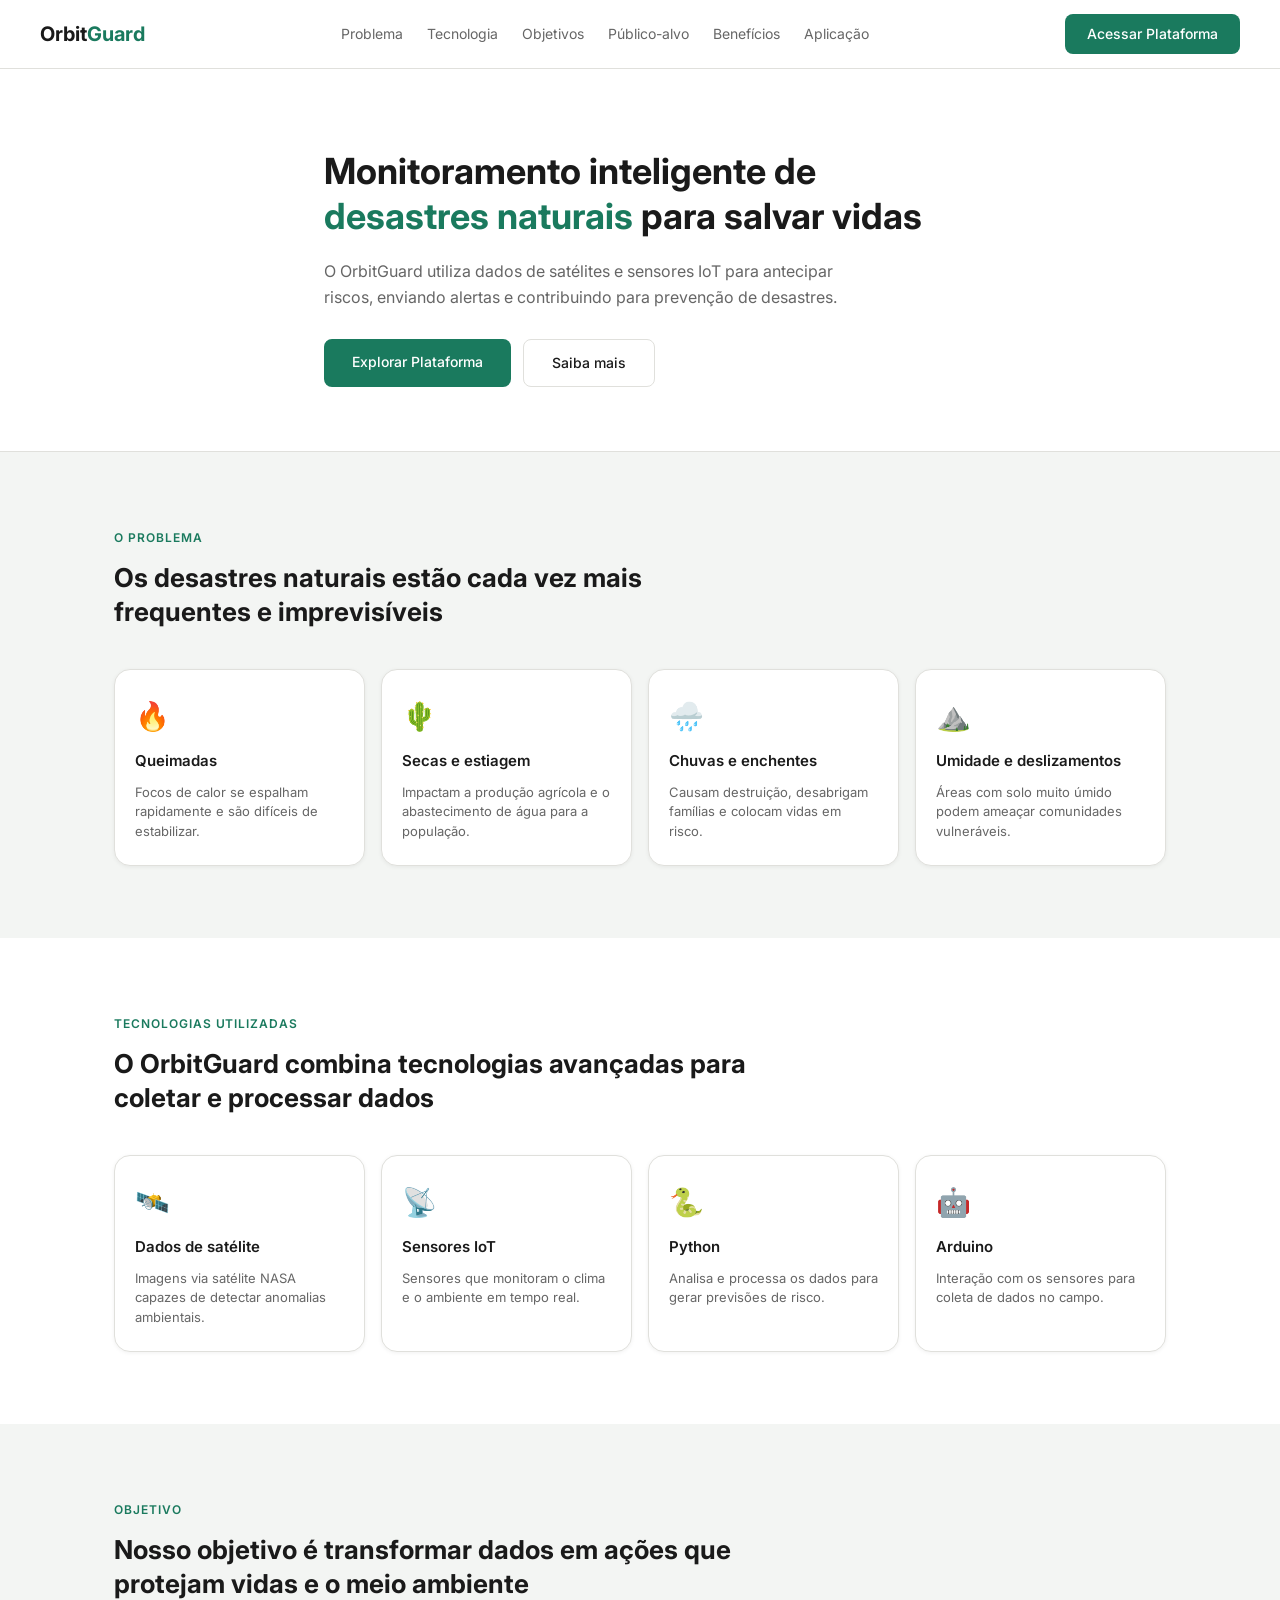
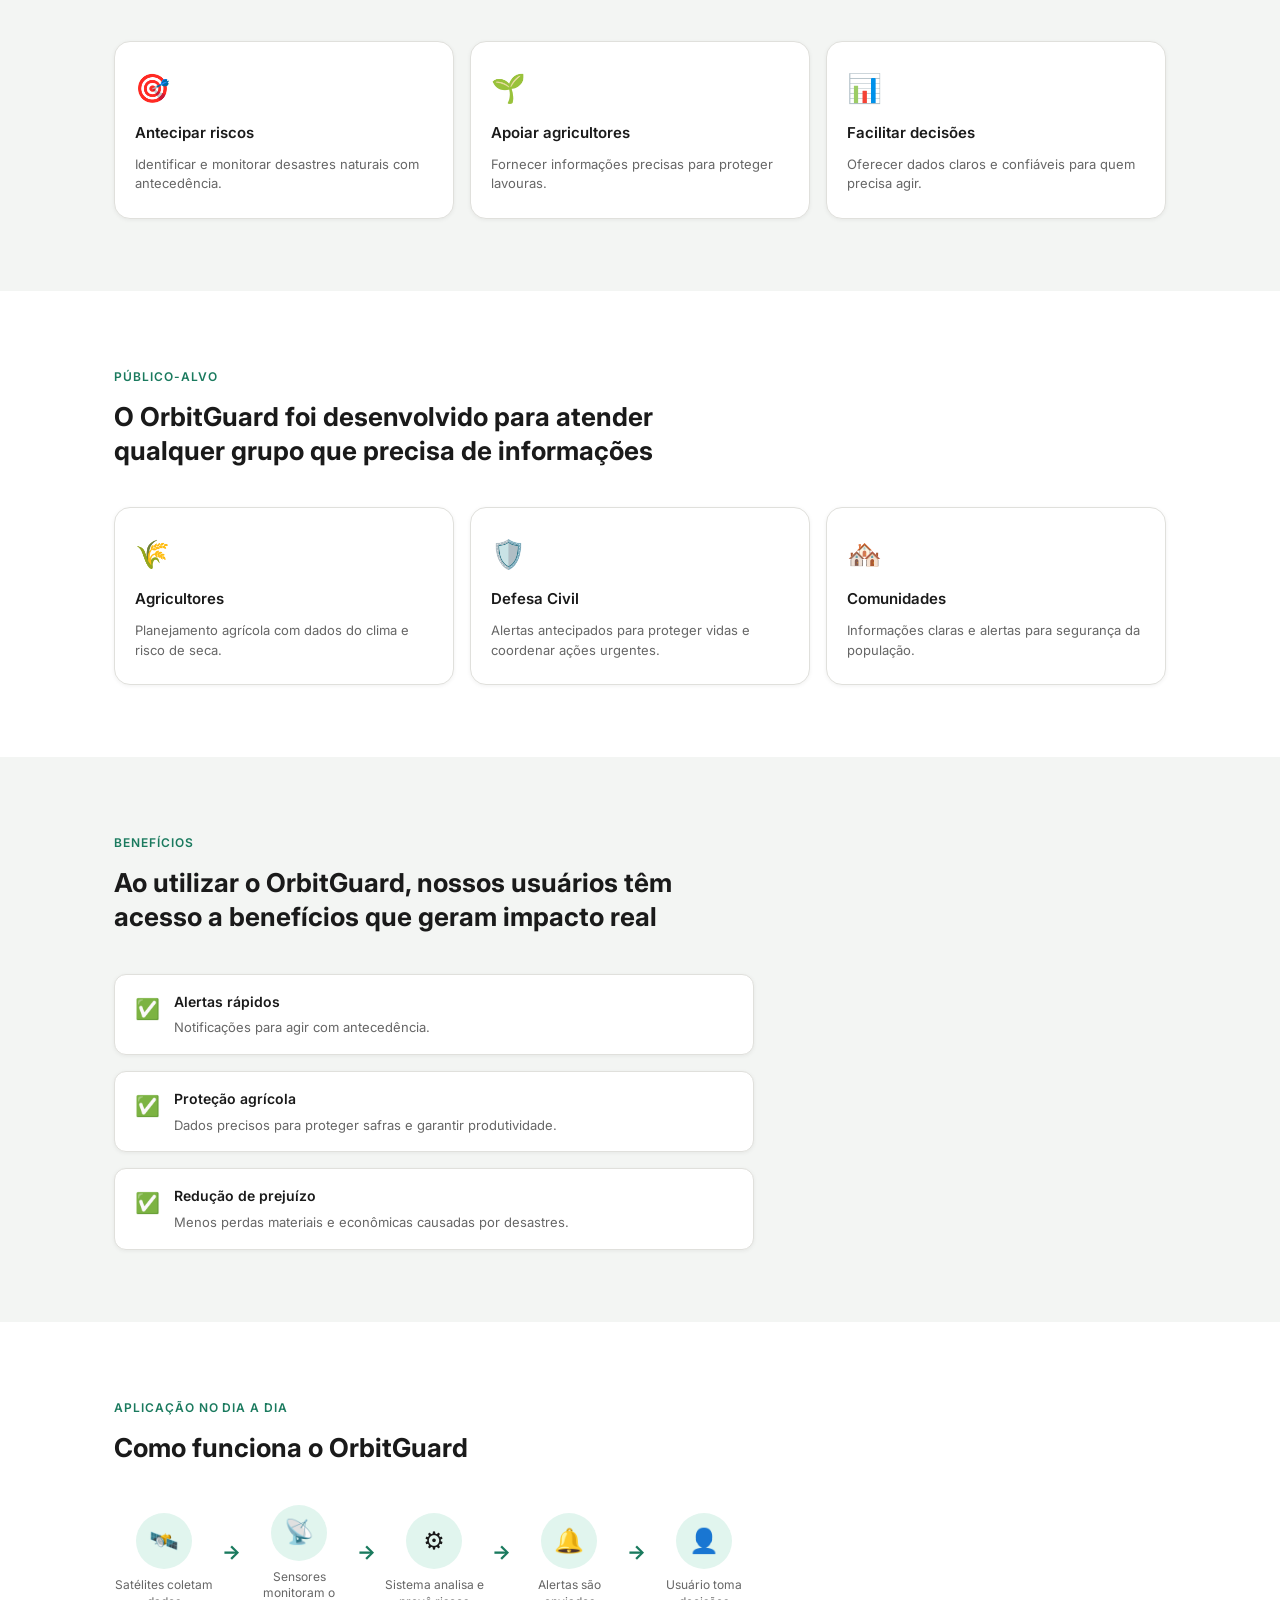
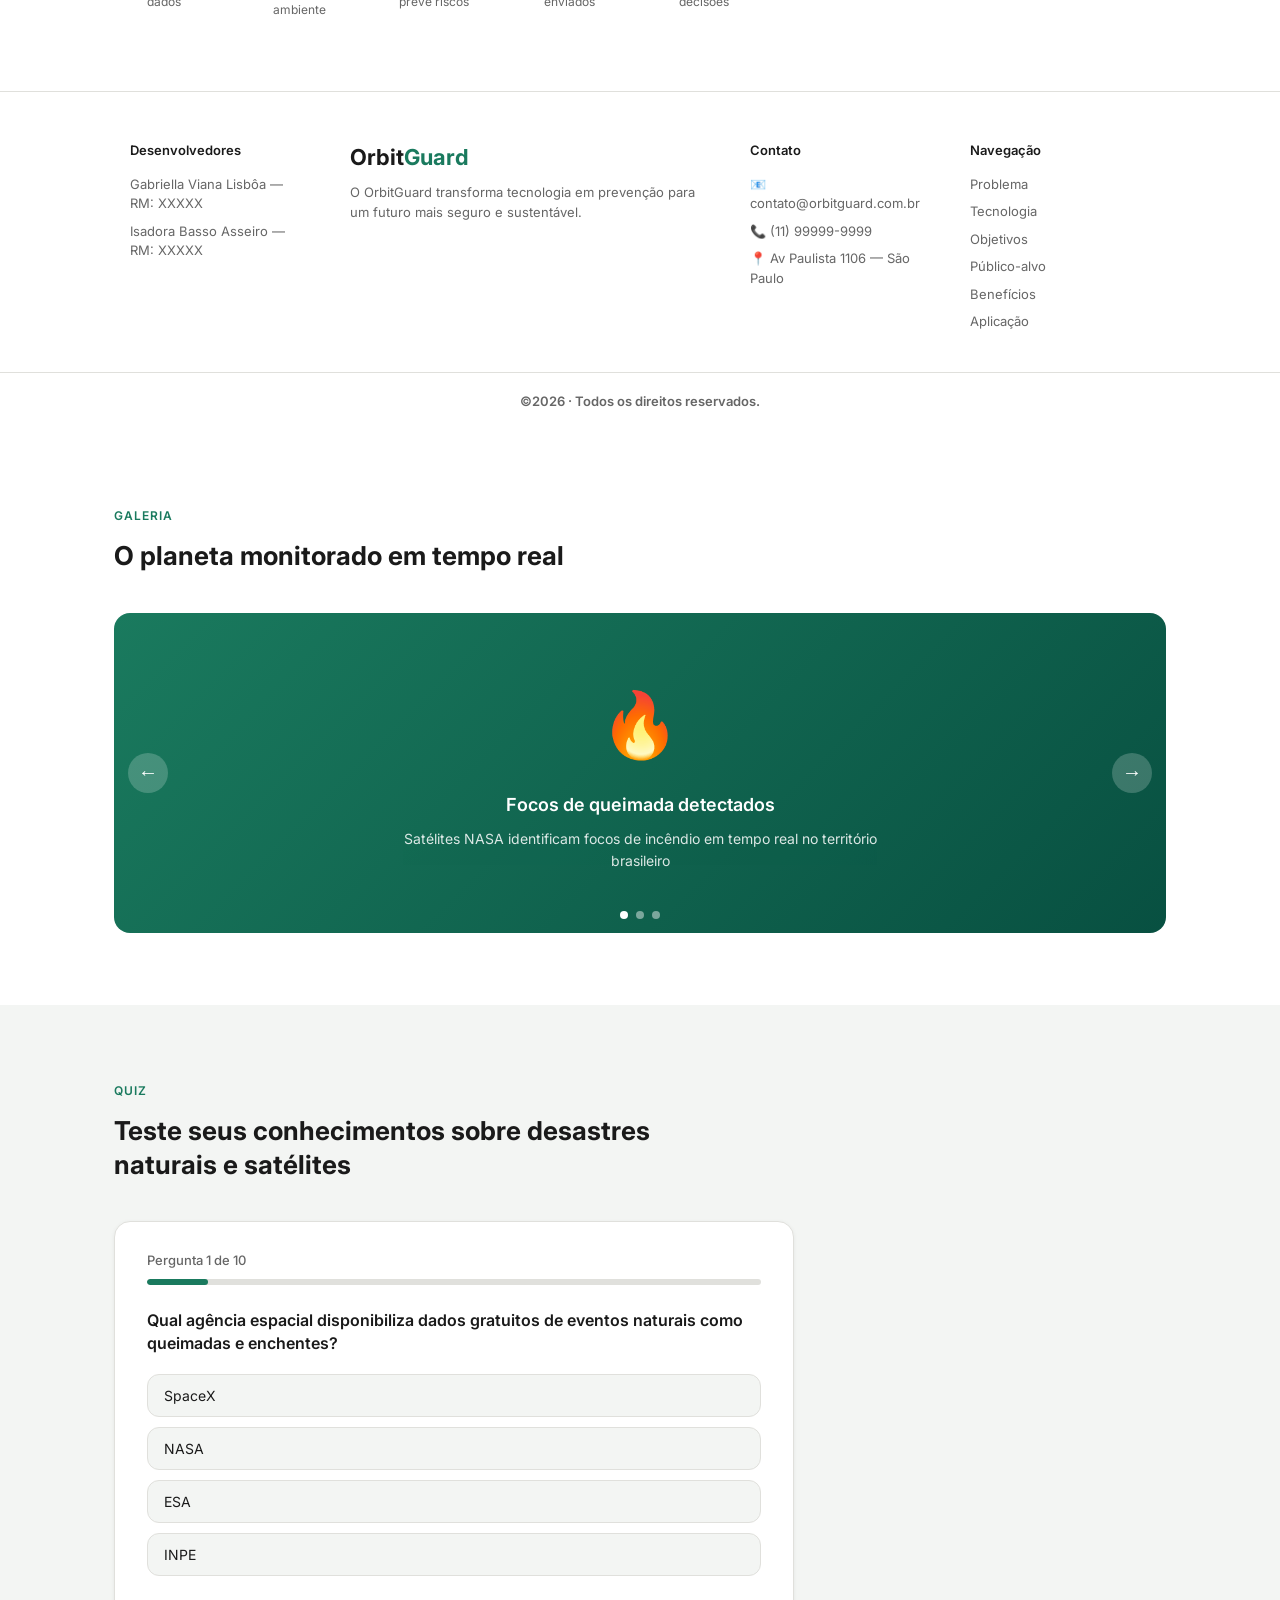
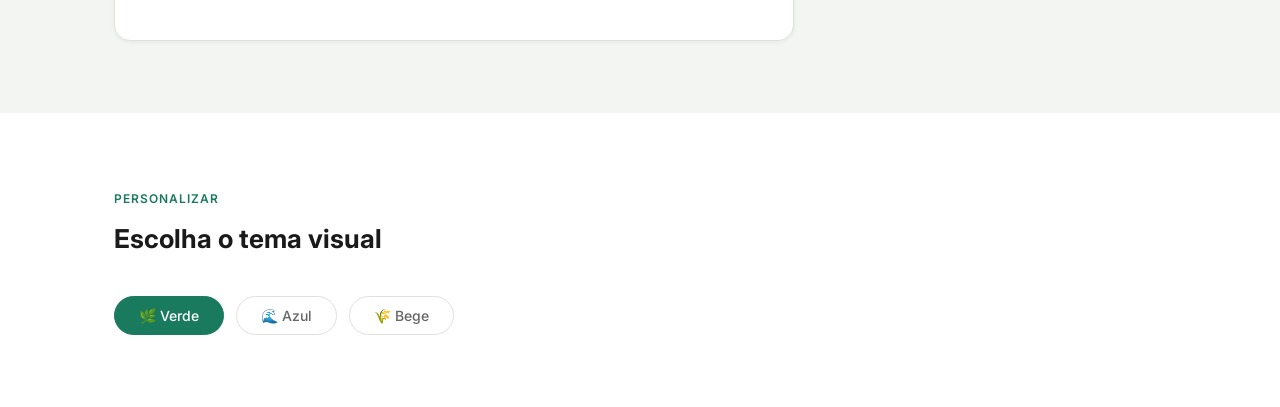
<file: index.html>
<!DOCTYPE html>
<html lang="pt-BR">
<head>
  <meta charset="UTF-8" />
  <meta name="viewport" content="width=device-width, initial-scale=1.0" />
  <title>OrbitGuard</title>

  <!-- Google Fonts — você pode trocar por outra que gostar -->
  <link rel="preconnect" href="https://fonts.googleapis.com" />
  <link rel="preconnect" href="https://fonts.gstatic.com" crossorigin />
  <link href="https://fonts.googleapis.com/css2?family=Inter:wght@400;500;600;700&display=swap" rel="stylesheet" />

  <link rel="stylesheet" href="css/style.css" />
</head>
<body>

  <!-- ========================================
       HEADER — fixo no topo, com nav e botão
  ======================================== -->
  <header class="header">
    <a href="#" class="logo">Orbit<span>Guard</span></a>

    <nav class="nav">
      <!-- Os hrefs apontam para o id de cada seção -->
      <a href="#problema">Problema</a>
      <a href="#tecnologia">Tecnologia</a>
      <a href="#objetivos">Objetivos</a>
      <a href="#publico">Público-alvo</a>
      <a href="#beneficios">Benefícios</a>
      <a href="#aplicacao">Aplicação</a>
    </nav>

    <a href="plataforma.html" class="btn-nav">Acessar Plataforma</a>
  </header>


  <!-- ========================================
       HERO — seção de destaque (antes das 6)
       Você pode manter, remover ou adaptar
  ======================================== -->
  <section class="hero">
    <div class="container">
      <h1>
        Monitoramento inteligente de
        <span class="destaque">desastres naturais</span>
        para salvar vidas
      </h1>
      <p>
        O OrbitGuard utiliza dados de satélites e sensores IoT
        para antecipar riscos, enviando alertas e contribuindo
        para prevenção de desastres.
      </p>
      <div class="hero-btns">
        <a href="plataforma.html" class="btn-primario">Explorar Plataforma</a>
        <a href="#problema" class="btn-secundario">Saiba mais</a>
      </div>
    </div>
  </section>


  <!-- ========================================
       SEÇÃO 1 — PROBLEMA
       id="problema" para o menu funcionar
  ======================================== -->
  <section id="problema" class="secao">
    <div class="container">

      <!-- Rótulo da seção (aquele texto pequeno verde em cima) -->
      <span class="rotulo-secao">O Problema</span>

      <h2>Os desastres naturais estão cada vez mais frequentes e imprevisíveis</h2>

      <!-- Grid de cards — adicione, remova ou edite os cards aqui -->
      <div class="cards-grid">

        <div class="card">
          <div class="card-icon">🔥</div>
          <h3>Queimadas</h3>
          <p>Focos de calor se espalham rapidamente e são difíceis de estabilizar.</p>
        </div>

        <div class="card">
          <div class="card-icon">🌵</div>
          <h3>Secas e estiagem</h3>
          <p>Impactam a produção agrícola e o abastecimento de água para a população.</p>
        </div>

        <div class="card">
          <div class="card-icon">🌧️</div>
          <h3>Chuvas e enchentes</h3>
          <p>Causam destruição, desabrigam famílias e colocam vidas em risco.</p>
        </div>

        <div class="card">
          <div class="card-icon">⛰️</div>
          <h3>Umidade e deslizamentos</h3>
          <p>Áreas com solo muito úmido podem ameaçar comunidades vulneráveis.</p>
        </div>

      </div>
    </div>
  </section>


  <!-- ========================================
       SEÇÃO 2 — TECNOLOGIA
  ======================================== -->
  <section id="tecnologia" class="secao secao-alt">
    <div class="container">

      <span class="rotulo-secao">Tecnologias Utilizadas</span>

      <h2>O OrbitGuard combina tecnologias avançadas para coletar e processar dados</h2>

      <div class="cards-grid">

        <div class="card">
          <div class="card-icon">🛰️</div>
          <h3>Dados de satélite</h3>
          <p>Imagens via satélite NASA capazes de detectar anomalias ambientais.</p>
        </div>

        <div class="card">
          <div class="card-icon">📡</div>
          <h3>Sensores IoT</h3>
          <p>Sensores que monitoram o clima e o ambiente em tempo real.</p>
        </div>

        <div class="card">
          <div class="card-icon">🐍</div>
          <h3>Python</h3>
          <p>Analisa e processa os dados para gerar previsões de risco.</p>
        </div>

        <div class="card">
          <div class="card-icon">🤖</div>
          <h3>Arduino</h3>
          <p>Interação com os sensores para coleta de dados no campo.</p>
        </div>

      </div>
    </div>
  </section>


  <!-- ========================================
       SEÇÃO 3 — OBJETIVOS
  ======================================== -->
  <section id="objetivos" class="secao">
    <div class="container">

      <span class="rotulo-secao">Objetivo</span>

      <h2>Nosso objetivo é transformar dados em ações que protejam vidas e o meio ambiente</h2>

      <div class="cards-grid cards-grid-3">

        <div class="card">
          <div class="card-icon">🎯</div>
          <h3>Antecipar riscos</h3>
          <p>Identificar e monitorar desastres naturais com antecedência.</p>
        </div>

        <div class="card">
          <div class="card-icon">🌱</div>
          <h3>Apoiar agricultores</h3>
          <p>Fornecer informações precisas para proteger lavouras.</p>
        </div>

        <div class="card">
          <div class="card-icon">📊</div>
          <h3>Facilitar decisões</h3>
          <p>Oferecer dados claros e confiáveis para quem precisa agir.</p>
        </div>

      </div>
    </div>
  </section>


  <!-- ========================================
       SEÇÃO 4 — PÚBLICO-ALVO
  ======================================== -->
  <section id="publico" class="secao secao-alt">
    <div class="container">

      <span class="rotulo-secao">Público-alvo</span>

      <h2>O OrbitGuard foi desenvolvido para atender qualquer grupo que precisa de informações</h2>

      <div class="cards-grid cards-grid-3">

        <div class="card">
          <div class="card-icon">🌾</div>
          <h3>Agricultores</h3>
          <p>Planejamento agrícola com dados do clima e risco de seca.</p>
        </div>

        <div class="card">
          <div class="card-icon">🛡️</div>
          <h3>Defesa Civil</h3>
          <p>Alertas antecipados para proteger vidas e coordenar ações urgentes.</p>
        </div>

        <div class="card">
          <div class="card-icon">🏘️</div>
          <h3>Comunidades</h3>
          <p>Informações claras e alertas para segurança da população.</p>
        </div>

      </div>
    </div>
  </section>


  <!-- ========================================
       SEÇÃO 5 — BENEFÍCIOS
  ======================================== -->
  <section id="beneficios" class="secao">
    <div class="container">

      <span class="rotulo-secao">Benefícios</span>

      <h2>Ao utilizar o OrbitGuard, nossos usuários têm acesso a benefícios que geram impacto real</h2>

      <!-- Lista de benefícios com ícone de check -->
      <div class="beneficios-lista">

        <div class="beneficio-item">
          <span class="check">✅</span>
          <div>
            <strong>Alertas rápidos</strong>
            <p>Notificações para agir com antecedência.</p>
          </div>
        </div>

        <div class="beneficio-item">
          <span class="check">✅</span>
          <div>
            <strong>Proteção agrícola</strong>
            <p>Dados precisos para proteger safras e garantir produtividade.</p>
          </div>
        </div>

        <div class="beneficio-item">
          <span class="check">✅</span>
          <div>
            <strong>Redução de prejuízo</strong>
            <p>Menos perdas materiais e econômicas causadas por desastres.</p>
          </div>
        </div>

      </div>
    </div>
  </section>


  <!-- ========================================
       SEÇÃO 6 — APLICAÇÃO NO DIA A DIA
  ======================================== -->
  <section id="aplicacao" class="secao secao-alt">
    <div class="container">

      <span class="rotulo-secao">Aplicação no Dia a Dia</span>

      <h2>Como funciona o OrbitGuard</h2>

      <!-- Fluxo em etapas — adapte os textos e ícones -->
      <div class="fluxo">

        <div class="fluxo-item">
          <div class="fluxo-icon">🛰️</div>
          <p>Satélites coletam dados</p>
        </div>

        <div class="fluxo-seta">→</div>

        <div class="fluxo-item">
          <div class="fluxo-icon">📡</div>
          <p>Sensores monitoram o ambiente</p>
        </div>

        <div class="fluxo-seta">→</div>

        <div class="fluxo-item">
          <div class="fluxo-icon">⚙️</div>
          <p>Sistema analisa e prevê riscos</p>
        </div>

        <div class="fluxo-seta">→</div>

        <div class="fluxo-item">
          <div class="fluxo-icon">🔔</div>
          <p>Alertas são enviados</p>
        </div>

        <div class="fluxo-seta">→</div>

        <div class="fluxo-item">
          <div class="fluxo-icon">👤</div>
          <p>Usuário toma decisões</p>
        </div>

      </div>
    </div>
  </section>


  <!-- ========================================
       FOOTER
  ======================================== -->
  <footer class="footer">
    <div class="footer-inner">

      <div class="footer-col">
        <strong>Desenvolvedores</strong>
        <!-- Coloque aqui o nome e RM de cada integrante -->
        <p>Gabriella Viana Lisbôa — RM: XXXXX</p>
        <p>Isadora Basso Asseiro — RM: XXXXX</p>
      </div>

      <div class="footer-col footer-brand">
        <span class="logo">Orbit<span>Guard</span></span>
        <p>O OrbitGuard transforma tecnologia em prevenção para um futuro mais seguro e sustentável.</p>
      </div>

      <div class="footer-col">
        <strong>Contato</strong>
        <p>📧 contato@orbitguard.com.br</p>
        <p>📞 (11) 99999-9999</p>
        <p>📍 Av Paulista 1106 — São Paulo</p>
      </div>

      <div class="footer-col">
        <strong>Navegação</strong>
        <a href="#problema">Problema</a>
        <a href="#tecnologia">Tecnologia</a>
        <a href="#objetivos">Objetivos</a>
        <a href="#publico">Público-alvo</a>
        <a href="#beneficios">Benefícios</a>
        <a href="#aplicacao">Aplicação</a>
      </div>

    </div>

    <div class="footer-bottom">
      ©2026 · Todos os direitos reservados.
    </div>
  </footer>

  <!-- ========================================
       SEÇÃO SLIDESHOW
  ======================================== -->
  <section id="slideshow" class="secao secao-alt">
    <div class="container">
      <span class="rotulo-secao">Galeria</span>
      <h2>O planeta monitorado em tempo real</h2>

      <div class="slideshow">
        <!-- Slides — troque os emojis/textos pelas suas imagens -->
        <div class="slide active">
          <div class="slide-placeholder">
            <div class="slide-emoji">🔥</div>
            <div class="slide-legenda">
              <strong>Focos de queimada detectados</strong>
              <p>Satélites NASA identificam focos de incêndio em tempo real no território brasileiro</p>
            </div>
          </div>
        </div>

        <div class="slide">
          <div class="slide-placeholder slide-2">
            <div class="slide-emoji">🌧️</div>
            <div class="slide-legenda">
              <strong>Monitoramento de chuvas e enchentes</strong>
              <p>Sensores e dados orbitais rastreiam volumes de precipitação para prever alagamentos</p>
            </div>
          </div>
        </div>

        <div class="slide">
          <div class="slide-placeholder slide-3">
            <div class="slide-emoji">🌵</div>
            <div class="slide-legenda">
              <strong>Mapeamento de regiões em seca</strong>
              <p>Imagens de satélite revelam índices de umidade do solo e risco de estiagem</p>
            </div>
          </div>
        </div>

        <!-- Botões de navegação -->
        <button class="slide-btn slide-prev" onclick="moverSlide(-1)">&#8592;</button>
        <button class="slide-btn slide-next" onclick="moverSlide(1)">&#8594;</button>

        <!-- Indicadores (bolinhas) -->
        <div class="slide-dots">
          <span class="dot active" onclick="irParaSlide(0)"></span>
          <span class="dot" onclick="irParaSlide(1)"></span>
          <span class="dot" onclick="irParaSlide(2)"></span>
        </div>
      </div>

    </div>
  </section>


  <!-- ========================================
       SEÇÃO QUIZ
  ======================================== -->
  <section id="quiz" class="secao">
    <div class="container">
      <span class="rotulo-secao">Quiz</span>
      <h2>Teste seus conhecimentos sobre desastres naturais e satélites</h2>

      <div class="quiz-box">

        <!-- Progresso -->
        <div class="quiz-progresso">
          <span id="quiz-num">Pergunta 1 de 10</span>
          <div class="barra-wrap">
            <div class="barra-fill" id="barra-fill" style="width: 10%"></div>
          </div>
        </div>

        <!-- Pergunta -->
        <div id="quiz-area">
          <p class="quiz-pergunta" id="quiz-pergunta">Carregando...</p>
          <div class="quiz-opcoes" id="quiz-opcoes">
            <!-- Opções geradas via JS -->
          </div>
          <p class="quiz-feedback" id="quiz-feedback"></p>
          <button class="btn-primario" id="btn-proxima" onclick="proximaPergunta()" style="display:none; margin-top:16px;">
            Próxima →
          </button>
        </div>

        <!-- Resultado final (escondido até acabar) -->
        <div id="quiz-resultado" style="display:none;" class="quiz-resultado">
          <div class="resultado-emoji" id="resultado-emoji">🏆</div>
          <h3 id="resultado-titulo">Parabéns!</h3>
          <p id="resultado-texto">Você acertou X de 10 perguntas.</p>
          <button class="btn-primario" onclick="reiniciarQuiz()" style="margin-top: 20px;">
            Jogar novamente
          </button>
        </div>

      </div>
    </div>
  </section>


  <!-- ========================================
       SEÇÃO TROCA DE TEMA (Web Dev)
  ======================================== -->
  <section class="secao secao-alt">
    <div class="container">
      <span class="rotulo-secao">Personalizar</span>
      <h2>Escolha o tema visual</h2>
      <div class="temas-row">
        <button class="tema-btn tema-verde active" onclick="trocarTema('verde')" title="Verde (padrão)">
          🌿 Verde
        </button>
        <button class="tema-btn tema-azul" onclick="trocarTema('azul')" title="Azul escuro">
          🌊 Azul
        </button>
        <button class="tema-btn tema-bege" onclick="trocarTema('bege')" title="Bege claro">
          🌾 Bege
        </button>
      </div>
    </div>
  </section>


  <script src="js/quiz.js"></script>

</body>
</html>
</file>
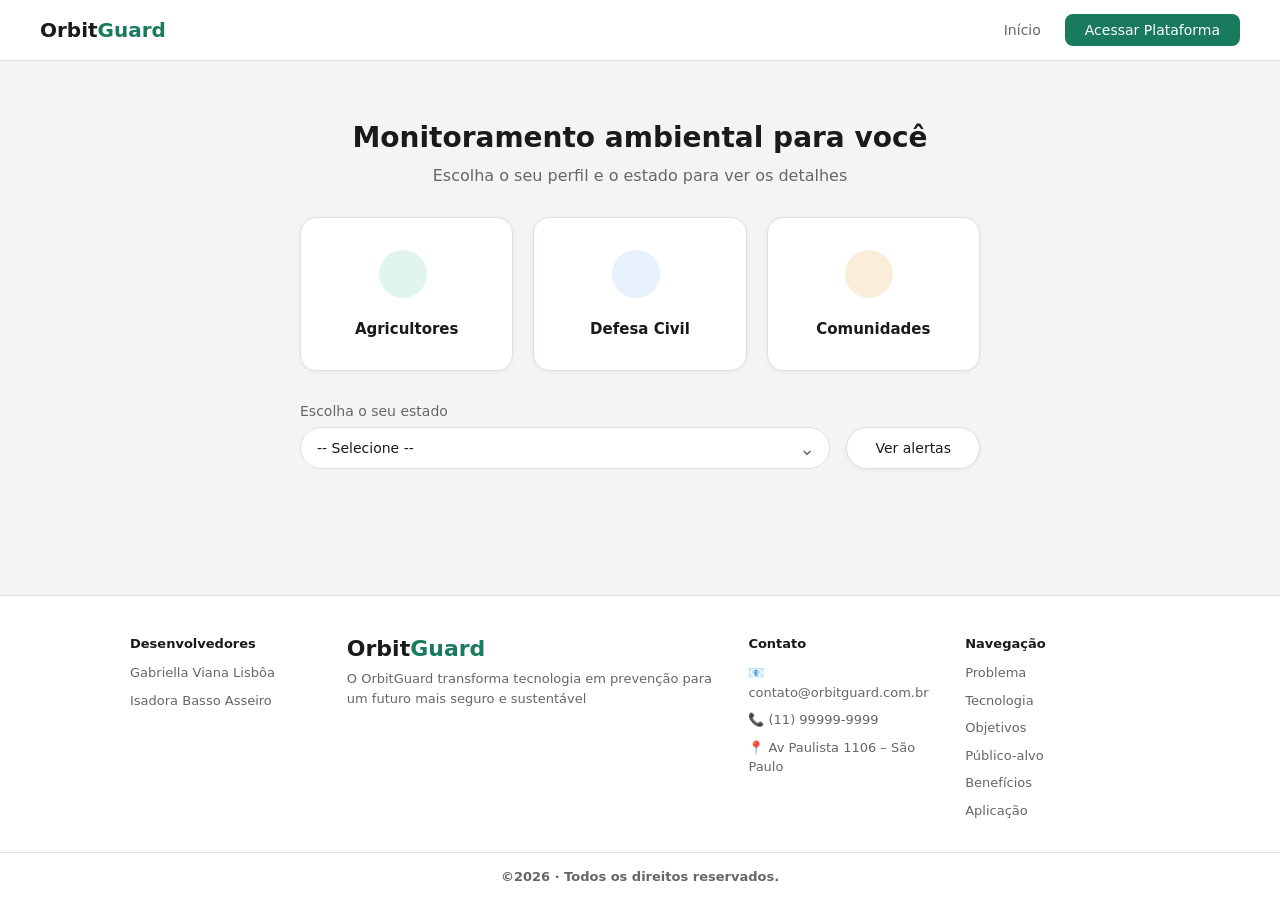
<file: plataforma.html>
<!DOCTYPE html>
<html lang="pt-BR">
<head>
  <meta charset="UTF-8" />
  <meta name="viewport" content="width=device-width, initial-scale=1.0" />
  <title>OrbitGuard — Plataforma</title>
  <link rel="stylesheet" href="css/plataforma.css" />
</head>
<body>

  <!-- HEADER -->
  <header class="header">
    <a href="index.html" class="logo">Orbit<span>Guard</span></a>
    <nav>
      <a href="index.html">Início</a>
      <a href="plataforma.html" class="btn-header">Acessar Plataforma</a>
    </nav>
  </header>

  <!-- TELA 1: ONBOARDING -->
  <main id="tela-onboarding" class="tela active">
    <div class="onboard-wrap">
      <h1>Monitoramento ambiental para você</h1>
      <p class="onboard-sub">Escolha o seu perfil e o estado para ver os detalhes</p>

      <div class="perfis-grid">

        <div class="perfil-card" data-perfil="agricultor">
          <div class="perfil-icon">
            <svg width="48" height="48" viewBox="0 0 48 48" fill="none">
              <circle cx="24" cy="24" r="24" fill="#E1F5EE"/>
              <text x="24" y="30" text-anchor="middle" font-size="22">🌾</text>
            </svg>
          </div>
          <strong>Agricultores</strong>
        </div>

        <div class="perfil-card" data-perfil="defesa">
          <div class="perfil-icon">
            <svg width="48" height="48" viewBox="0 0 48 48" fill="none">
              <circle cx="24" cy="24" r="24" fill="#E6F1FB"/>
              <text x="24" y="30" text-anchor="middle" font-size="22">🛡️</text>
            </svg>
          </div>
          <strong>Defesa Civil</strong>
        </div>

        <div class="perfil-card" data-perfil="comunidade">
          <div class="perfil-icon">
            <svg width="48" height="48" viewBox="0 0 48 48" fill="none">
              <circle cx="24" cy="24" r="24" fill="#FAEEDA"/>
              <text x="24" y="30" text-anchor="middle" font-size="22">🏘️</text>
            </svg>
          </div>
          <strong>Comunidades</strong>
        </div>

      </div>

      <div class="estado-row">
        <div class="estado-wrap">
          <label for="select-estado">Escolha o seu estado</label>
          <div class="select-box">
            <select id="select-estado">
              <option value="">-- Selecione --</option>
              <option value="Acre">Acre</option>
              <option value="Alagoas">Alagoas</option>
              <option value="Amapá">Amapá</option>
              <option value="Amazonas">Amazonas</option>
              <option value="Bahia">Bahia</option>
              <option value="Ceará">Ceará</option>
              <option value="Distrito Federal">Distrito Federal</option>
              <option value="Espírito Santo">Espírito Santo</option>
              <option value="Goiás">Goiás</option>
              <option value="Maranhão">Maranhão</option>
              <option value="Mato Grosso">Mato Grosso</option>
              <option value="Mato Grosso do Sul">Mato Grosso do Sul</option>
              <option value="Minas Gerais">Minas Gerais</option>
              <option value="Pará">Pará</option>
              <option value="Paraíba">Paraíba</option>
              <option value="Paraná">Paraná</option>
              <option value="Pernambuco">Pernambuco</option>
              <option value="Piauí">Piauí</option>
              <option value="Rio de Janeiro">Rio de Janeiro</option>
              <option value="Rio Grande do Norte">Rio Grande do Norte</option>
              <option value="Rio Grande do Sul">Rio Grande do Sul</option>
              <option value="Rondônia">Rondônia</option>
              <option value="Roraima">Roraima</option>
              <option value="Santa Catarina">Santa Catarina</option>
              <option value="São Paulo">São Paulo</option>
              <option value="Sergipe">Sergipe</option>
              <option value="Tocantins">Tocantins</option>
            </select>
            <span class="select-arrow">&#8964;</span>
          </div>
        </div>

        <button id="btn-ver-alertas" class="btn-primario" onclick="verAlertas()">
          Ver alertas
        </button>
      </div>

      <p id="erro-msg" class="erro-msg" style="display:none;">
        Por favor, selecione um perfil e um estado.
      </p>
    </div>
  </main>

  <!-- TELA 2: DASHBOARD -->
  <main id="tela-dashboard" class="tela">
    <div class="dashboard-wrap">

      <button class="btn-voltar" onclick="voltar()">← Trocar perfil</button>

      <!-- CARD PRINCIPAL -->
      <div class="dash-card" id="dash-card">

        <div class="dash-card-header">
          <div class="dash-perfil-info">
            <div class="dash-perfil-icon" id="dash-icon">🌾</div>
            <div>
              <strong id="dash-perfil-nome">Agricultor</strong>
              <span id="dash-perfil-sub">Planeja e protege sua produção</span>
            </div>
          </div>
          <div class="dash-estado-label">
            Estado: <strong id="dash-estado-nome">São Paulo</strong>
          </div>
        </div>

        <!-- LOADING -->
        <div id="loading-clima" class="loading-wrap">
          <div class="spinner"></div>
          <p>Buscando dados via satélite NASA...</p>
        </div>

        <!-- CONTEUDO DO DASHBOARD (aparece após carregar) -->
        <div id="dash-conteudo" style="display:none;">

          <div class="situacao-row">
            <span class="situacao-label">Situação:</span>
            <span id="badge-situacao" class="badge-situacao badge-medio">
              ⛅ Carregando...
            </span>
          </div>

          <div class="chips-clima">
            <div class="chip">
              <span class="chip-icon">🌡️</span>
              <span id="chip-temp">--°C</span>
            </div>
            <div class="chip">
              <span class="chip-icon">💧</span>
              <span id="chip-umid">-- umid.</span>
            </div>
            <div class="chip">
              <span class="chip-icon">🌧️</span>
              <span id="chip-chuva">-- mm/dia</span>
            </div>
          </div>

          <div class="secao-label">RECOMENDAÇÕES</div>
          <div class="recos-box" id="recos-box">
            <!-- Preenchido via JS -->
          </div>

          <div class="secao-label">MEDIDAS A TOMAR</div>
          <div class="medidas-grid" id="medidas-grid">
            <!-- Preenchido via JS -->
          </div>

          <!-- Fonte dos dados -->
          <div class="fonte-dados">
            <span>📡 Dados: NASA EONET + Open-Meteo · Atualizado agora</span>
          </div>

        </div>
      </div>
    </div>
  </main>

  <!-- FOOTER -->
  <footer class="footer">
    <div class="footer-inner">
      <div class="footer-col">
        <strong>Desenvolvedores</strong>
        <p>Gabriella Viana Lisbôa</p>
        <p>Isadora Basso Asseiro</p>
      </div>
      <div class="footer-col footer-brand">
        <span class="logo">Orbit<span>Guard</span></span>
        <p>O OrbitGuard transforma tecnologia em prevenção para um futuro mais seguro e sustentável</p>
      </div>
      <div class="footer-col">
        <strong>Contato</strong>
        <p>📧 contato@orbitguard.com.br</p>
        <p>📞 (11) 99999-9999</p>
        <p>📍 Av Paulista 1106 – São Paulo</p>
      </div>
      <div class="footer-col">
        <strong>Navegação</strong>
        <a href="index.html#problema">Problema</a>
        <a href="index.html#tecnologia">Tecnologia</a>
        <a href="index.html#objetivos">Objetivos</a>
        <a href="index.html#publico">Público-alvo</a>
        <a href="index.html#beneficios">Benefícios</a>
        <a href="index.html#aplicacao">Aplicação</a>
      </div>
    </div>
    <div class="footer-bottom">©2026 · Todos os direitos reservados.</div>
  </footer>

  <script src="js/plataforma.js"></script>
</body>
</html>
</file>
<file: css/style.css>
/* ================================
   RESET
================================ */
*, *::before, *::after {
  box-sizing: border-box;
  margin: 0;
  padding: 0;
}

/* ================================
   VARIÁVEIS — mexa aqui para
   mudar cores em todo o site
================================ */
:root {
  --green:       #1a7a5e;
  --green-dark:  #085041;
  --green-light: #E1F5EE;
  --bg:          #f3f5f3;
  --bg-alt:      #eaf0ea;
  --white:       #ffffff;
  --text:        #1a1a1a;
  --text-muted:  #666666;
  --border:      #e0e0dc;

  --radius-sm:   8px;
  --radius-md:   12px;
  --radius-lg:   16px;
  --shadow-sm:   0 1px 4px rgba(0,0,0,.06);
  --shadow-md:   0 4px 20px rgba(0,0,0,.08);
}

/* ================================
   BASE
================================ */
body {
  font-family: 'Inter', system-ui, sans-serif;
  background: var(--bg);
  color: var(--text);
  line-height: 1.6;
}

/* Container centralizado — usado em todas as seções */
.container {
  max-width: 1100px;
  margin: 0 auto;
  padding: 0 24px;
}

a {
  text-decoration: none;
  color: inherit;
}

img {
  max-width: 100%;
  display: block;
}

/* ================================
   HEADER
================================ */
.header {
  position: sticky;
  top: 0;
  z-index: 100;
  background: var(--white);
  border-bottom: 1px solid var(--border);
  padding: 14px 40px;
  display: flex;
  align-items: center;
  justify-content: space-between;
  gap: 24px;
}

/* Logo */
.logo {
  font-size: 20px;
  font-weight: 700;
  color: var(--text);
  white-space: nowrap;
}

.logo span {
  color: var(--green);
}

/* Nav links */
.nav {
  display: flex;
  align-items: center;
  gap: 24px;
}

.nav a {
  font-size: 14px;
  color: var(--text-muted);
  transition: color .15s;
}

.nav a:hover {
  color: var(--text);
}

/* Botão do header */
.btn-nav {
  background: var(--green);
  color: #fff;
  padding: 9px 22px;
  border-radius: var(--radius-sm);
  font-size: 14px;
  font-weight: 500;
  white-space: nowrap;
  transition: background .15s;
}

.btn-nav:hover {
  background: var(--green-dark);
}

/* ================================
   HERO
================================ */
.hero {
  background: var(--white);
  padding: 80px 0 64px;
  border-bottom: 1px solid var(--border);
}

.hero .container {
  display: flex;
  flex-direction: column;
  gap: 20px;
  max-width: 680px;
}

.hero h1 {
  font-size: 36px;
  font-weight: 700;
  line-height: 1.25;
  color: var(--text);
}

/* Palavra em destaque no título */
.destaque {
  color: var(--green);
}

.hero p {
  font-size: 16px;
  color: var(--text-muted);
  max-width: 520px;
}

.hero-btns {
  display: flex;
  gap: 12px;
  flex-wrap: wrap;
  margin-top: 8px;
}

/* Botões do hero */
.btn-primario {
  background: var(--green);
  color: #fff;
  padding: 12px 28px;
  border-radius: var(--radius-sm);
  font-size: 14px;
  font-weight: 500;
  transition: background .15s;
  display: inline-block;
}

.btn-primario:hover {
  background: var(--green-dark);
}

.btn-secundario {
  background: transparent;
  color: var(--text);
  border: 1.5px solid var(--border);
  padding: 12px 28px;
  border-radius: var(--radius-sm);
  font-size: 14px;
  font-weight: 500;
  transition: all .15s;
  display: inline-block;
}

.btn-secundario:hover {
  border-color: var(--green);
  color: var(--green);
}

/* ================================
   SEÇÕES
================================ */
.secao {
  padding: 72px 0;
  background: var(--bg);
}

/* Seções com fundo alternado */
.secao-alt {
  background: var(--white);
}

/* Rótulo pequeno verde em cima do título */
.rotulo-secao {
  display: inline-block;
  font-size: 12px;
  font-weight: 600;
  color: var(--green);
  text-transform: uppercase;
  letter-spacing: .08em;
  margin-bottom: 14px;
}

.secao h2 {
  font-size: 26px;
  font-weight: 700;
  color: var(--text);
  max-width: 640px;
  line-height: 1.3;
  margin-bottom: 40px;
}

/* ================================
   GRID DE CARDS (4 colunas)
================================ */
.cards-grid {
  display: grid;
  grid-template-columns: repeat(4, 1fr);
  gap: 16px;
}

/* Variante de 3 colunas */
.cards-grid-3 {
  grid-template-columns: repeat(3, 1fr);
}

/* Card individual */
.card {
  background: var(--white);
  border: 1px solid var(--border);
  border-radius: var(--radius-lg);
  padding: 24px 20px;
  display: flex;
  flex-direction: column;
  gap: 10px;
  box-shadow: var(--shadow-sm);
  transition: transform .18s, box-shadow .18s;
}

.card:hover {
  transform: translateY(-3px);
  box-shadow: var(--shadow-md);
}

.card-icon {
  font-size: 28px;
}

.card h3 {
  font-size: 15px;
  font-weight: 600;
  color: var(--text);
}

.card p {
  font-size: 13px;
  color: var(--text-muted);
  line-height: 1.5;
}

/* ================================
   BENEFÍCIOS (lista com check)
================================ */
.beneficios-lista {
  display: flex;
  flex-direction: column;
  gap: 16px;
  max-width: 640px;
}

.beneficio-item {
  display: flex;
  align-items: flex-start;
  gap: 14px;
  background: var(--white);
  border: 1px solid var(--border);
  border-radius: var(--radius-md);
  padding: 16px 20px;
  box-shadow: var(--shadow-sm);
}

.check {
  font-size: 20px;
  flex-shrink: 0;
  margin-top: 2px;
}

.beneficio-item strong {
  display: block;
  font-size: 14px;
  font-weight: 600;
  color: var(--text);
  margin-bottom: 4px;
}

.beneficio-item p {
  font-size: 13px;
  color: var(--text-muted);
}

/* ================================
   FLUXO DE ETAPAS (seção 6)
================================ */
.fluxo {
  display: flex;
  align-items: center;
  gap: 8px;
  flex-wrap: wrap;
  margin-top: 16px;
}

.fluxo-item {
  display: flex;
  flex-direction: column;
  align-items: center;
  gap: 8px;
  text-align: center;
  max-width: 100px;
}

.fluxo-icon {
  width: 56px;
  height: 56px;
  background: var(--green-light);
  border-radius: 50%;
  display: flex;
  align-items: center;
  justify-content: center;
  font-size: 24px;
}

.fluxo-item p {
  font-size: 12px;
  color: var(--text-muted);
  line-height: 1.4;
}

.fluxo-seta {
  font-size: 20px;
  color: var(--green);
  font-weight: 700;
  padding-bottom: 20px;
}

/* ================================
   FOOTER
================================ */
.footer {
  background: var(--white);
  border-top: 1px solid var(--border);
}

.footer-inner {
  max-width: 1100px;
  margin: 0 auto;
  padding: 48px 40px 40px;
  display: grid;
  grid-template-columns: 1fr 2fr 1fr 1fr;
  gap: 40px;
}

.footer-col {
  display: flex;
  flex-direction: column;
  gap: 8px;
}

.footer-col strong {
  font-size: 13px;
  font-weight: 600;
  color: var(--text);
  margin-bottom: 6px;
}

.footer-col p,
.footer-col a {
  font-size: 13px;
  color: var(--text-muted);
  line-height: 1.5;
  transition: color .15s;
}

.footer-col a:hover {
  color: var(--green);
}

.footer-brand .logo {
  font-size: 22px;
  font-weight: 700;
}

.footer-bottom {
  text-align: center;
  font-size: 13px;
  font-weight: 600;
  color: var(--text-muted);
  padding: 18px 40px;
  border-top: 1px solid var(--border);
}

/* ================================
   RESPONSIVO
================================ */
@media (max-width: 900px) {
  .cards-grid {
    grid-template-columns: repeat(2, 1fr);
  }

  .footer-inner {
    grid-template-columns: 1fr 1fr;
  }

  .nav {
    display: none; /* simplificado — você pode criar um menu hambúrguer depois */
  }
}

@media (max-width: 600px) {
  .hero h1 {
    font-size: 26px;
  }

  .cards-grid,
  .cards-grid-3 {
    grid-template-columns: 1fr;
  }

  .fluxo {
    flex-direction: column;
    align-items: flex-start;
  }

  .fluxo-seta {
    transform: rotate(90deg);
    padding: 0 0 0 22px;
  }

  .footer-inner {
    grid-template-columns: 1fr;
    gap: 28px;
    padding: 32px 24px;
  }

  .header {
    padding: 14px 20px;
  }
}


/* ================================
   SLIDESHOW
================================ */
.slideshow {
  position: relative;
  width: 100%;
  border-radius: var(--radius-lg);
  overflow: hidden;
  margin-top: 8px;
}

.slide { display: none; }
.slide.active { display: block; }

.slide-placeholder {
  background: linear-gradient(135deg, #1a7a5e 0%, #085041 100%);
  height: 320px;
  display: flex;
  flex-direction: column;
  align-items: center;
  justify-content: center;
  gap: 16px;
  padding: 32px;
  text-align: center;
}

.slide-2 { background: linear-gradient(135deg, #185FA5 0%, #0C3D70 100%); }
.slide-3 { background: linear-gradient(135deg, #8a6a1a 0%, #5c4510 100%); }

.slide-emoji { font-size: 64px; }

.slide-legenda { color: #fff; }
.slide-legenda strong { display: block; font-size: 18px; font-weight: 600; margin-bottom: 8px; }
.slide-legenda p { font-size: 14px; opacity: .85; max-width: 480px; }

.slide-btn {
  position: absolute;
  top: 50%;
  transform: translateY(-50%);
  background: rgba(255,255,255,.2);
  border: none;
  color: #fff;
  font-size: 20px;
  width: 40px;
  height: 40px;
  border-radius: 50%;
  cursor: pointer;
  transition: background .15s;
}
.slide-btn:hover { background: rgba(255,255,255,.4); }
.slide-prev { left: 14px; }
.slide-next { right: 14px; }

.slide-dots {
  position: absolute;
  bottom: 14px;
  left: 50%;
  transform: translateX(-50%);
  display: flex;
  gap: 8px;
}
.dot { width: 8px; height: 8px; border-radius: 50%; background: rgba(255,255,255,.45); cursor: pointer; transition: background .2s; }
.dot.active { background: #fff; }


/* ================================
   QUIZ
================================ */
.quiz-box {
  background: var(--white);
  border: 1px solid var(--border);
  border-radius: var(--radius-lg);
  padding: 28px 32px;
  max-width: 680px;
  box-shadow: var(--shadow-sm);
}

.quiz-progresso { display: flex; flex-direction: column; gap: 8px; margin-bottom: 24px; }
.quiz-progresso span { font-size: 13px; color: var(--text-muted); font-weight: 500; }
.barra-wrap { width: 100%; height: 6px; background: var(--border); border-radius: 10px; overflow: hidden; }
.barra-fill { height: 100%; background: var(--green); border-radius: 10px; transition: width .4s ease; }

.quiz-pergunta { font-size: 16px; font-weight: 600; color: var(--text); line-height: 1.4; margin-bottom: 20px; }

.quiz-opcoes { display: flex; flex-direction: column; gap: 10px; }

.opcao-btn {
  width: 100%;
  text-align: left;
  background: var(--bg);
  border: 1.5px solid var(--border);
  border-radius: var(--radius-md);
  padding: 12px 16px;
  font-family: inherit;
  font-size: 14px;
  color: var(--text);
  cursor: pointer;
  transition: all .15s;
}
.opcao-btn:hover:not(:disabled) { border-color: var(--green); background: var(--green-light); }
.opcao-btn.correta { background: #E1F5EE; border-color: #1a7a5e; color: #085041; font-weight: 500; }
.opcao-btn.errada  { background: #fde8e8; border-color: #b91c1c; color: #b91c1c; }
.opcao-btn:disabled { cursor: default; }

.quiz-feedback { font-size: 14px; font-weight: 500; margin-top: 14px; min-height: 22px; }
.feedback-ok   { color: #085041; }
.feedback-erro { color: #b91c1c; }

.quiz-resultado { text-align: center; padding: 24px 0 8px; display: flex; flex-direction: column; align-items: center; gap: 12px; }
.resultado-emoji { font-size: 56px; }
.quiz-resultado h3 { font-size: 20px; font-weight: 700; color: var(--text); }
.quiz-resultado p  { font-size: 15px; color: var(--text-muted); }


/* ================================
   TROCA DE TEMA
================================ */
.temas-row { display: flex; gap: 12px; flex-wrap: wrap; margin-top: 8px; }

.tema-btn {
  padding: 10px 24px;
  border: 1.5px solid var(--border);
  border-radius: 30px;
  background: var(--white);
  font-family: inherit;
  font-size: 14px;
  font-weight: 500;
  color: var(--text-muted);
  cursor: pointer;
  transition: all .15s;
}
.tema-btn:hover { border-color: var(--green); color: var(--green); }
.tema-btn.active { background: var(--green); color: #fff; border-color: var(--green); }
</file>
<file: css/plataforma.css>
/* ================================
   RESET E VARIÁVEIS
================================ */
*, *::before, *::after {
  box-sizing: border-box;
  margin: 0;
  padding: 0;
}

:root {
  --green:        #1a7a5e;
  --green-dark:   #085041;
  --green-light:  #E1F5EE;
  --green-mid:    #0F6E56;
  --bg:           #f3f5f3;
  --white:        #ffffff;
  --text:         #1a1a1a;
  --text-muted:   #666666;
  --border:       #e0e0dc;
  --warning-bg:   #fff3e8;
  --warning-txt:  #7a3200;
  --danger-bg:    #fde8e8;
  --danger-txt:   #b91c1c;
  --ok-bg:        #e1f5ee;
  --ok-txt:       #085041;
  --radius-sm:    8px;
  --radius-md:    12px;
  --radius-lg:    16px;
  --shadow-sm:    0 1px 4px rgba(0,0,0,.06);
  --shadow-md:    0 4px 20px rgba(0,0,0,.08);
}

body {
  font-family: 'Segoe UI', system-ui, -apple-system, sans-serif;
  background: var(--bg);
  color: var(--text);
  min-height: 100vh;
  display: flex;
  flex-direction: column;
}

/* ================================
   HEADER
================================ */
.header {
  background: var(--white);
  border-bottom: 1px solid var(--border);
  padding: 14px 40px;
  display: flex;
  align-items: center;
  justify-content: space-between;
  position: sticky;
  top: 0;
  z-index: 100;
}

.logo {
  font-size: 20px;
  font-weight: 700;
  color: var(--text);
  text-decoration: none;
}

.logo span {
  color: var(--green);
}

.header nav {
  display: flex;
  align-items: center;
  gap: 24px;
}

.header nav a {
  color: var(--text-muted);
  text-decoration: none;
  font-size: 14px;
  transition: color .15s;
}

.header nav a:hover {
  color: var(--text);
}

.btn-header {
  background: var(--green) !important;
  color: #fff !important;
  padding: 8px 20px;
  border-radius: var(--radius-sm);
  font-size: 14px;
  font-weight: 500;
  transition: background .15s;
}

.btn-header:hover {
  background: var(--green-dark) !important;
}

/* ================================
   TELAS (show/hide)
================================ */
.tela {
  display: none;
  flex: 1;
}

.tela.active {
  display: flex;
  flex-direction: column;
}

/* ================================
   TELA 1 — ONBOARDING
================================ */
.onboard-wrap {
  max-width: 780px;
  margin: 0 auto;
  padding: 60px 24px 40px;
  display: flex;
  flex-direction: column;
  align-items: center;
  gap: 32px;
  width: 100%;
}

.onboard-wrap h1 {
  font-size: 28px;
  font-weight: 700;
  text-align: center;
  color: var(--text);
}

.onboard-sub {
  font-size: 16px;
  color: var(--text-muted);
  text-align: center;
  margin-top: -20px;
}

/* Cards de perfil */
.perfis-grid {
  display: grid;
  grid-template-columns: repeat(3, 1fr);
  gap: 20px;
  width: 100%;
  max-width: 680px;
}

.perfil-card {
  background: var(--white);
  border: 1.5px solid var(--border);
  border-radius: var(--radius-lg);
  padding: 32px 20px;
  display: flex;
  flex-direction: column;
  align-items: center;
  gap: 14px;
  cursor: pointer;
  transition: all .18s ease;
  box-shadow: var(--shadow-sm);
}

.perfil-card:hover {
  border-color: var(--green);
  transform: translateY(-3px);
  box-shadow: var(--shadow-md);
}

.perfil-card.selecionado {
  border: 2px solid var(--green);
  background: var(--green-light);
}

.perfil-card strong {
  font-size: 15px;
  font-weight: 600;
  color: var(--text);
}

.perfil-icon {
  width: 56px;
  height: 56px;
}

/* Seleção de estado */
.estado-row {
  display: flex;
  align-items: flex-end;
  gap: 16px;
  width: 100%;
  max-width: 680px;
}

.estado-wrap {
  flex: 1;
  display: flex;
  flex-direction: column;
  gap: 8px;
}

.estado-wrap label {
  font-size: 14px;
  color: var(--text-muted);
  font-weight: 500;
}

.select-box {
  position: relative;
}

.select-box select {
  width: 100%;
  padding: 12px 40px 12px 16px;
  border: 1.5px solid var(--border);
  border-radius: 30px;
  background: var(--white);
  font-family: inherit;
  font-size: 14px;
  color: var(--text);
  appearance: none;
  cursor: pointer;
  outline: none;
  transition: border-color .15s;
}

.select-box select:focus {
  border-color: var(--green);
}

.select-arrow {
  position: absolute;
  right: 16px;
  top: 50%;
  transform: translateY(-50%);
  pointer-events: none;
  color: var(--text-muted);
  font-size: 18px;
}

.btn-primario {
  background: var(--white);
  color: var(--text);
  border: 1.5px solid var(--border);
  padding: 12px 28px;
  border-radius: 30px;
  font-family: inherit;
  font-size: 14px;
  font-weight: 500;
  cursor: pointer;
  white-space: nowrap;
  transition: all .15s;
  box-shadow: var(--shadow-sm);
}

.btn-primario:hover {
  background: var(--green);
  color: #fff;
  border-color: var(--green);
}

.erro-msg {
  font-size: 13px;
  color: #b91c1c;
  background: #fde8e8;
  padding: 8px 16px;
  border-radius: var(--radius-sm);
}

/* ================================
   TELA 2 — DASHBOARD
================================ */
.dashboard-wrap {
  max-width: 780px;
  margin: 0 auto;
  padding: 40px 24px;
  width: 100%;
  flex: 1;
}

.btn-voltar {
  background: none;
  border: none;
  font-family: inherit;
  font-size: 13px;
  color: var(--text-muted);
  cursor: pointer;
  margin-bottom: 20px;
  padding: 0;
  display: flex;
  align-items: center;
  gap: 4px;
  transition: color .15s;
}

.btn-voltar:hover {
  color: var(--green);
}

/* Card principal do dashboard */
.dash-card {
  background: var(--white);
  border: 1px solid var(--border);
  border-radius: var(--radius-lg);
  overflow: hidden;
  box-shadow: var(--shadow-md);
}

.dash-card-header {
  padding: 16px 20px;
  display: flex;
  align-items: center;
  justify-content: space-between;
  border-bottom: 1px solid #f0f0ee;
}

.dash-perfil-info {
  display: flex;
  align-items: center;
  gap: 12px;
}

.dash-perfil-icon {
  font-size: 28px;
  width: 44px;
  height: 44px;
  background: var(--green-light);
  border-radius: 50%;
  display: flex;
  align-items: center;
  justify-content: center;
}

.dash-perfil-info strong {
  display: block;
  font-size: 14px;
  font-weight: 700;
  color: var(--green);
}

.dash-perfil-info span {
  display: block;
  font-size: 12px;
  color: var(--text-muted);
}

.dash-estado-label {
  font-size: 13px;
  color: var(--text-muted);
}

.dash-estado-label strong {
  color: var(--text);
}

/* Loading */
.loading-wrap {
  padding: 40px 20px;
  display: flex;
  flex-direction: column;
  align-items: center;
  gap: 14px;
  color: var(--text-muted);
  font-size: 14px;
}

.spinner {
  width: 32px;
  height: 32px;
  border: 3px solid var(--green-light);
  border-top-color: var(--green);
  border-radius: 50%;
  animation: spin .8s linear infinite;
}

@keyframes spin {
  to { transform: rotate(360deg); }
}

/* Conteúdo do dashboard */
#dash-conteudo {
  padding: 16px 20px 20px;
  display: flex;
  flex-direction: column;
  gap: 16px;
}

/* Badge de situação */
.situacao-row {
  display: flex;
  align-items: center;
  gap: 12px;
}

.situacao-label {
  font-size: 14px;
  color: var(--text-muted);
}

.badge-situacao {
  font-size: 13px;
  font-weight: 600;
  padding: 5px 14px;
  border-radius: 20px;
}

.badge-alto {
  background: var(--danger-bg);
  color: var(--danger-txt);
}

.badge-medio {
  background: var(--warning-bg);
  color: var(--warning-txt);
}

.badge-baixo {
  background: var(--ok-bg);
  color: var(--ok-txt);
}

/* Chips de clima */
.chips-clima {
  display: flex;
  gap: 10px;
  flex-wrap: wrap;
}

.chip {
  display: flex;
  align-items: center;
  gap: 6px;
  background: #f5f5f3;
  border-radius: 20px;
  padding: 6px 14px;
  font-size: 13px;
  color: var(--text-muted);
}

.chip-icon {
  font-size: 15px;
}

/* Seção label */
.secao-label {
  font-size: 11px;
  font-weight: 600;
  color: var(--text-muted);
  text-transform: uppercase;
  letter-spacing: .06em;
}

/* Recomendações */
.recos-box {
  background: #f8faf8;
  border: 1px solid #e8ede8;
  border-radius: var(--radius-md);
  overflow: hidden;
}

.reco-item {
  display: flex;
  align-items: center;
  gap: 10px;
  padding: 12px 14px;
  font-size: 14px;
  color: var(--text);
  border-bottom: 1px solid #eeefee;
}

.reco-item:last-child {
  border-bottom: none;
}

.reco-item .reco-emoji {
  font-size: 18px;
  flex-shrink: 0;
}

/* Medidas */
.medidas-grid {
  display: grid;
  grid-template-columns: 1fr 1fr;
  gap: 10px;
}

.medida-chip {
  display: flex;
  align-items: center;
  gap: 8px;
  border-radius: var(--radius-sm);
  padding: 10px 14px;
  font-size: 13px;
  font-weight: 500;
  border: 1px solid transparent;
}

.medida-urgente {
  background: #fff3e8;
  border-color: #f5c09a;
  color: #7a3200;
}

.medida-normal {
  background: var(--green-light);
  border-color: #b6e3d0;
  color: var(--green-dark);
}

/* Fonte dos dados */
.fonte-dados {
  font-size: 11px;
  color: var(--text-muted);
  text-align: right;
  padding-top: 4px;
}

/* ================================
   FOOTER
================================ */
.footer {
  background: var(--white);
  border-top: 1px solid var(--border);
  margin-top: auto;
}

.footer-inner {
  max-width: 1100px;
  margin: 0 auto;
  padding: 40px 40px 32px;
  display: grid;
  grid-template-columns: 1fr 2fr 1fr 1fr;
  gap: 32px;
}

.footer-col {
  display: flex;
  flex-direction: column;
  gap: 8px;
}

.footer-col strong {
  font-size: 13px;
  font-weight: 600;
  color: var(--text);
  margin-bottom: 4px;
}

.footer-col p,
.footer-col a {
  font-size: 13px;
  color: var(--text-muted);
  text-decoration: none;
  line-height: 1.5;
}

.footer-col a:hover {
  color: var(--green);
}

.footer-brand .logo {
  font-size: 22px;
  font-weight: 700;
  color: var(--text);
}

.footer-brand .logo span {
  color: var(--green);
}

.footer-bottom {
  text-align: center;
  font-size: 13px;
  font-weight: 600;
  color: var(--text-muted);
  padding: 16px 40px;
  border-top: 1px solid var(--border);
}

/* ================================
   RESPONSIVO
================================ */
@media (max-width: 640px) {
  .perfis-grid {
    grid-template-columns: 1fr;
    max-width: 300px;
  }

  .estado-row {
    flex-direction: column;
    align-items: stretch;
  }

  .medidas-grid {
    grid-template-columns: 1fr;
  }

  .footer-inner {
    grid-template-columns: 1fr 1fr;
    gap: 24px;
    padding: 32px 24px;
  }

  .header {
    padding: 14px 20px;
  }
}
</file>
